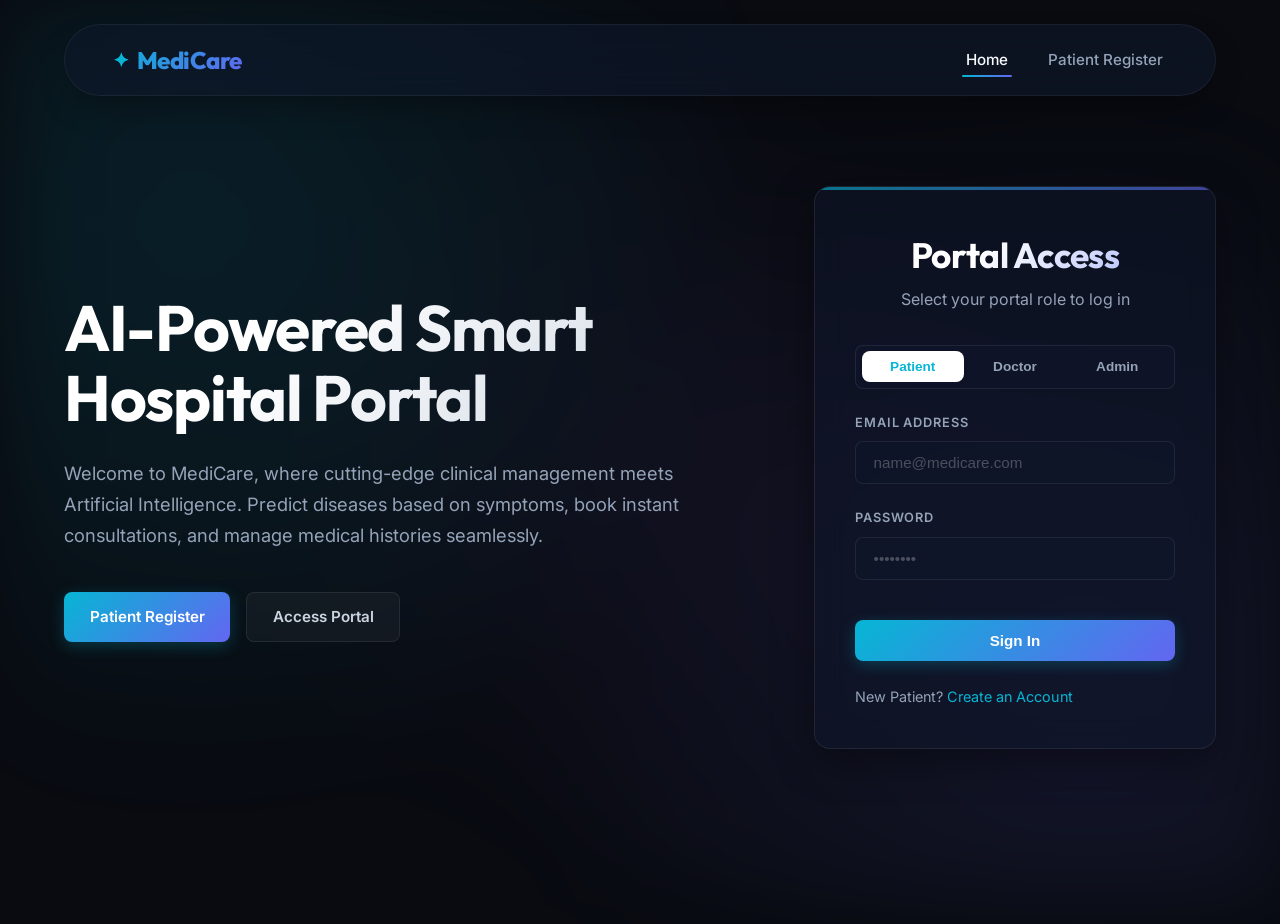
<file: frontend/index.html>
<!DOCTYPE html>
<html lang="en">
<head>
    <meta charset="UTF-8">
    <meta name="viewport" content="width=device-width, initial-scale=1.0">
    <title>MediCare — Smart Hospital Management System</title>
    <link rel="stylesheet" href="css/styles.css">
</head>
<body>
    <!-- Navbar -->
    <nav class="navbar">
        <div class="logo">MediCare</div>
        <ul class="nav-links">
            <li><a href="#" class="active">Home</a></li>
            <li><a href="register.html">Patient Register</a></li>
        </ul>
    </nav>

    <!-- Main Content -->
    <div class="container">
        <div class="hero-section">
            <div class="hero-text">
                <h1>AI-Powered Smart Hospital Portal</h1>
                <p>Welcome to MediCare, where cutting-edge clinical management meets Artificial Intelligence. Predict diseases based on symptoms, book instant consultations, and manage medical histories seamlessly.</p>
                <div style="display:flex; gap:1rem;">
                    <a href="register.html" class="btn btn-primary">Patient Register</a>
                    <a href="#login-anchor" class="btn btn-secondary">Access Portal</a>
                </div>
            </div>
            
            <div class="glass-card auth-card" id="login-anchor">
                <div class="auth-header">
                    <h2>Portal Access</h2>
                    <p style="color:var(--text-secondary); margin-top:0.25rem;">Select your portal role to log in</p>
                </div>
                
                <!-- Role Tabs -->
                <div style="display:flex; justify-content:space-between; margin-bottom:1.5rem; background:#cbd5e140; padding:0.25rem; border-radius:var(--radius-sm);">
                    <button class="btn btn-secondary" style="flex:1; border:none; padding:0.5rem; font-size:0.85rem;" id="tab-patient" onclick="switchRole('PATIENT')">Patient</button>
                    <button class="btn btn-secondary" style="flex:1; border:none; padding:0.5rem; font-size:0.85rem;" id="tab-doctor" onclick="switchRole('DOCTOR')">Doctor</button>
                    <button class="btn btn-secondary" style="flex:1; border:none; padding:0.5rem; font-size:0.85rem;" id="tab-admin" onclick="switchRole('ADMIN')">Admin</button>
                </div>

                <!-- Login Form -->
                <form id="login-form">
                    <input type="hidden" id="login-role" value="PATIENT">
                    
                    <div class="form-group">
                        <label for="login-email">Email Address</label>
                        <input type="email" id="login-email" class="form-control" placeholder="name@medicare.com" required autocomplete="email">
                    </div>
                    
                    <div class="form-group">
                        <label for="login-password">Password</label>
                        <input type="password" id="login-password" class="form-control" placeholder="••••••••" required autocomplete="current-password">
                    </div>
                    
                    <button type="submit" class="btn btn-primary" style="width:100%; margin-top:1rem;">Sign In</button>
                </form>
                
                <div class="auth-footer" id="signup-prompt">
                    New Patient? <a href="register.html">Create an Account</a>
                </div>
            </div>
        </div>
    </div>

    <!-- Scripts -->
    <script src="js/api.js"></script>
    <script src="js/auth.js"></script>
    <script>
        // Check if user is already logged in
        window.addEventListener('DOMContentLoaded', () => {
            const user = Auth.getUser();
            if (user) {
                Auth.redirectToDashboard(user.role);
            }
            switchRole('PATIENT');
        });

        // Tab Switching Logic
        function switchRole(role) {
            document.getElementById('login-role').value = role;
            
            // Remove active classes
            document.getElementById('tab-patient').style.background = 'transparent';
            document.getElementById('tab-doctor').style.background = 'transparent';
            document.getElementById('tab-admin').style.background = 'transparent';
            
            document.getElementById('tab-patient').style.color = 'var(--text-secondary)';
            document.getElementById('tab-doctor').style.color = 'var(--text-secondary)';
            document.getElementById('tab-admin').style.color = 'var(--text-secondary)';

            // Set active class
            const activeTab = document.getElementById(`tab-${role.toLowerCase()}`);
            activeTab.style.background = 'white';
            activeTab.style.color = 'var(--accent)';
            activeTab.style.boxShadow = '0 2px 4px rgba(0,0,0,0.05)';

            // Hide/Show Patient Registration prompt
            const prompt = document.getElementById('signup-prompt');
            if (role === 'PATIENT') {
                prompt.style.display = 'block';
            } else {
                prompt.style.display = 'none';
            }
        }

        // Handle Login Submission
        document.getElementById('login-form').addEventListener('submit', async (e) => {
            e.preventDefault();
            const email = document.getElementById('login-email').value;
            const password = document.getElementById('login-password').value;
            const role = document.getElementById('login-role').value;
            
            await Auth.login(email, password, role);
        });
    </script>
</body>
</html>
</file>
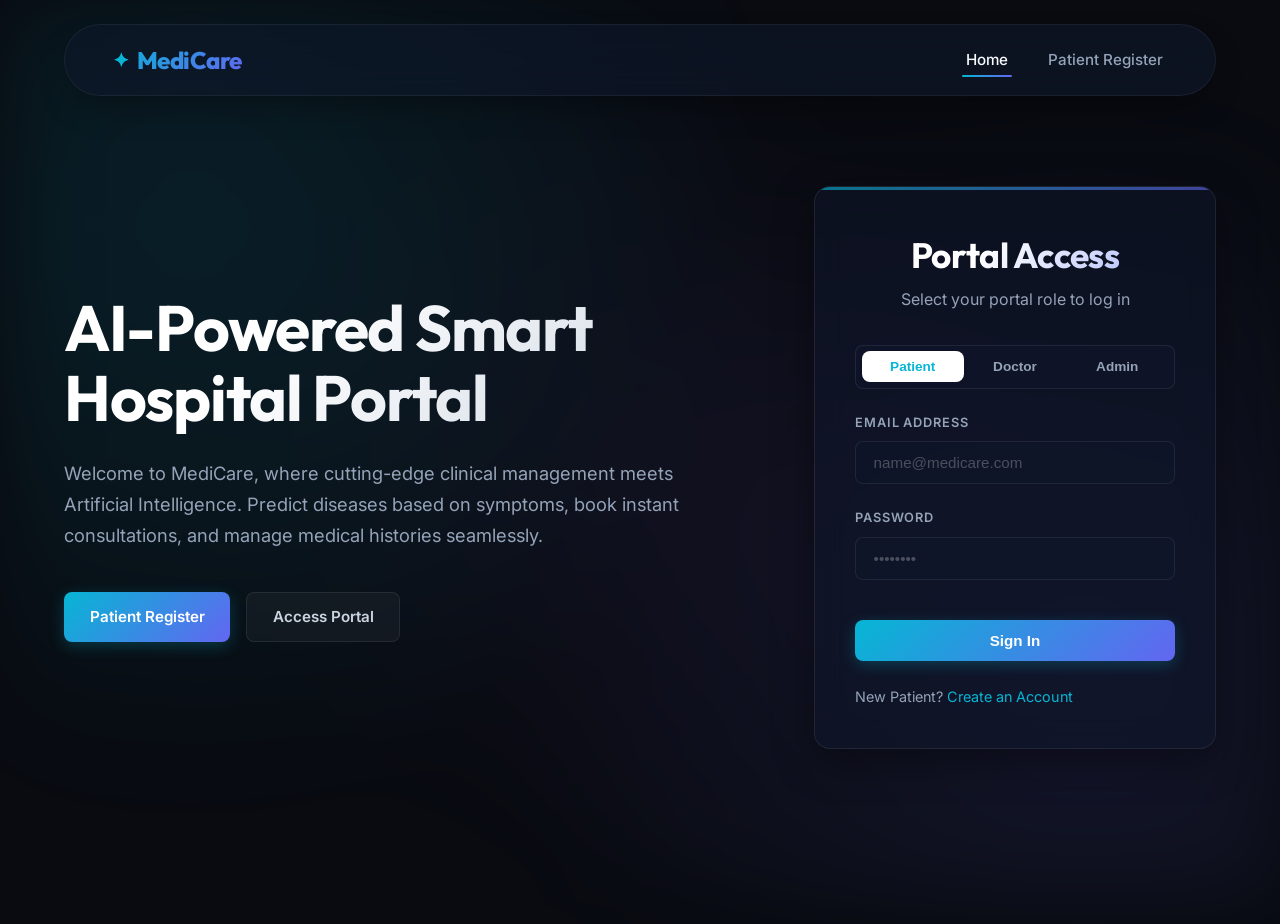
<file: frontend/admin-dashboard.html>
<!DOCTYPE html>
<html lang="en">
<head>
    <meta charset="UTF-8">
    <meta name="viewport" content="width=device-width, initial-scale=1.0">
    <title>Admin Dashboard — MediCare</title>
    <link rel="stylesheet" href="css/styles.css">
</head>
<body>
    <!-- Navbar -->
    <nav class="navbar">
        <div class="logo">MediCare Admin</div>
        <ul class="nav-links">
            <li><a href="#" class="active">Hospital Overview</a></li>
            <li><button class="btn btn-danger" style="padding: 0.5rem 1rem; font-size: 0.85rem;" onclick="Auth.logout()">Logout</button></li>
        </ul>
    </nav>

    <!-- Content -->
    <div class="container" style="text-align: left;">
        <h1 style="font-family:'Outfit'; font-size:2.2rem; color:var(--bg-primary); margin-bottom:2rem;">Hospital Administration Portal</h1>

        <!-- Stats Overview Cards -->
        <div class="dashboard-grid">
            <div class="stats-card">
                <h3>Total Patients</h3>
                <div class="counter" id="stat-patients">0</div>
                <p style="color:var(--text-secondary);">Registered accounts</p>
            </div>
            <div class="stats-card">
                <h3>Active Doctors</h3>
                <div class="counter" id="stat-doctors">0</div>
                <p style="color:var(--text-secondary);">On-duty specialists</p>
            </div>
            <div class="stats-card">
                <h3>Scheduled Appointments</h3>
                <div class="counter" id="stat-appointments">0</div>
                <p style="color:var(--text-secondary);">Total bookings log</p>
            </div>
        </div>

        <div style="display:grid; grid-template-columns: 1fr 1.5fr; gap:3rem; margin-top:4rem;">
            <!-- Register Doctor Form -->
            <div class="glass-card" style="padding:2rem; height:fit-content;">
                <h3 style="font-family:'Outfit'; margin-bottom:1.5rem; border-bottom: 2px solid var(--accent-light); padding-bottom:0.5rem;">Register New Doctor</h3>
                <form id="doc-register-form">
                    <div class="form-group">
                        <label for="doc-name">Doctor Name</label>
                        <input type="text" id="doc-name" class="form-control" placeholder="Dr. Jane Smith" required>
                    </div>

                    <div style="display:grid; grid-template-columns: 1.2fr 0.8fr; gap:1rem;">
                        <div class="form-group">
                            <label for="doc-spec">Specialization</label>
                            <select id="doc-spec" class="form-control" required>
                                <option value="">Select Dept</option>
                                <option value="Dermatologist">Dermatologist</option>
                                <option value="Allergist">Allergist</option>
                                <option value="Gastroenterologist">Gastroenterologist</option>
                                <option value="Infectious Disease Specialist">Infectious Disease Specialist</option>
                                <option value="Endocrinologist">Endocrinologist</option>
                                <option value="Pulmonologist">Pulmonologist</option>
                                <option value="Cardiologist">Cardiologist</option>
                                <option value="Neurologist">Neurologist</option>
                                <option value="Orthopedist">Orthopedist</option>
                                <option value="Pediatrician">Pediatrician</option>
                                <option value="Proctologist">Proctologist</option>
                                <option value="Vascular Surgeon">Vascular Surgeon</option>
                                <option value="Rheumatologist">Rheumatologist</option>
                                <option value="Urologist">Urologist</option>
                                <option value="General Physician">General Physician</option>
                            </select>
                        </div>
                        <div class="form-group">
                            <label for="doc-exp">Experience (Yrs)</label>
                            <input type="number" id="doc-exp" class="form-control" placeholder="8" min="0" required>
                        </div>
                    </div>

                    <div class="form-group">
                        <label for="doc-phone">Phone Number</label>
                        <input type="tel" id="doc-phone" class="form-control" placeholder="+1 (555) 123-4567" required>
                    </div>

                    <div class="form-group">
                        <label for="doc-email">Email Address</label>
                        <input type="email" id="doc-email" class="form-control" placeholder="smith@medicare.com" required>
                    </div>

                    <div class="form-group">
                        <label for="doc-password">Portal Password</label>
                        <input type="password" id="doc-password" class="form-control" placeholder="••••••••" required>
                    </div>

                    <div class="form-group">
                        <label>Available Slots (Comma-separated)</label>
                        <input type="text" id="doc-slots" class="form-control" value="09:00 AM, 10:00 AM, 11:00 AM, 02:00 PM, 03:00 PM" required>
                    </div>

                    <button type="submit" class="btn btn-primary" style="width:100%; margin-top:1rem;">Add Doctor Profile</button>
                </form>
            </div>

            <!-- Management Section -->
            <div>
                <!-- Hospital Consultations List -->
                <h3 style="font-family:'Outfit'; margin-bottom:1rem;">All Consultations</h3>
                <div class="table-wrapper" style="margin-top:0; max-height:350px; overflow-y:auto;">
                    <table class="med-table">
                        <thead>
                            <tr>
                                <th>ID</th>
                                <th>Patient</th>
                                <th>Doctor</th>
                                <th>Date & Slot</th>
                                <th>Status</th>
                            </tr>
                        </thead>
                        <tbody id="admin-appointments-list">
                            <!-- Loaded dynamically -->
                        </tbody>
                    </table>
                </div>

                <!-- Patients List -->
                <h3 style="font-family:'Outfit'; margin-bottom:1rem; margin-top:3rem;">Manage Patient Directory</h3>
                <div class="table-wrapper" style="margin-top:0; max-height:350px; overflow-y:auto;">
                    <table class="med-table">
                        <thead>
                            <tr>
                                <th>ID</th>
                                <th>Name</th>
                                <th>Email</th>
                                <th>Phone</th>
                                <th>Action</th>
                            </tr>
                        </thead>
                        <tbody id="admin-patients-list">
                            <!-- Loaded dynamically -->
                        </tbody>
                    </table>
                </div>
            </div>
        </div>
    </div>

    <!-- Scripts -->
    <script src="js/api.js"></script>
    <script src="js/auth.js"></script>
    <script>
        window.addEventListener('DOMContentLoaded', async () => {
            Auth.checkAuth('ROLE_ADMIN');
            await loadAdminStats();
            await loadAppointments();
            await loadPatientsList();
        });

        async function loadAdminStats() {
            try {
                const res = await API.get('/api/admin/stats');
                if (res.success && res.data) {
                    const stats = res.data;
                    document.getElementById('stat-patients').innerText = stats.totalPatients;
                    document.getElementById('stat-doctors').innerText = stats.totalDoctors;
                    document.getElementById('stat-appointments').innerText = stats.totalAppointments;
                }
            } catch (err) {
                console.error("Failed to load hospital metrics", err);
            }
        }

        async function loadAppointments() {
            const container = document.getElementById('admin-appointments-list');
            container.innerHTML = '<tr><td colspan="5">Loading...</td></tr>';
            try {
                const res = await API.get('/api/admin/appointments/all');
                if (res.success && res.data) {
                    const list = res.data;
                    if (list.length === 0) {
                        container.innerHTML = '<tr><td colspan="5">No appointments in system.</td></tr>';
                        return;
                    }
                    container.innerHTML = list.map(app => `
                        <tr>
                            <td>#${app.id}</td>
                            <td>${app.patient.name}</td>
                            <td>Dr. ${app.doctor.name}</td>
                            <td>${app.appointmentDate} (${app.timeSlot})</td>
                            <td><span class="badge badge-${app.status.toLowerCase()}">${app.status}</span></td>
                        </tr>
                    `).join('');
                }
            } catch (err) {
                container.innerHTML = '<tr><td colspan="5" style="color:var(--danger)">Error loading.</td></tr>';
            }
        }

        async function loadPatientsList() {
            const container = document.getElementById('admin-patients-list');
            container.innerHTML = '<tr><td colspan="5">Loading directory...</td></tr>';
            try {
                // To fetch all patients, let's call a general query or get stats/details.
                // In Spring Boot, we can fetch all patients. Since there's no direct "/api/patients/all" endpoint,
                // let's fetch individual patient records, or we can mock/fetch via stats or lookups.
                // Wait! Is there an endpoint for patient listing?
                // REST API ENDPOINTS has:
                // "DELETE /api/admin/patient/{id}"
                // Since there is no explicit GET /api/admin/patients endpoint in REST API ENDPOINTS, but patients exist in the appointments list,
                // we can collect patient lists from all appointments or from another fetch.
                // Wait, let's create a custom mapping if needed, or simply extract unique patients from all appointments to populate this table, or add a simple mapping.
                // An elegant solution: we can fetch all appointments, and extract unique patients from it to display in this list!
                // Yes! That works out-of-the-box and uses the available endpoints without modifying the REST API schema!
                const res = await API.get('/api/admin/appointments/all');
                if (res.success && res.data) {
                    const appointments = res.data;
                    const patientsMap = new Map();
                    appointments.forEach(app => {
                        if (app.patient) {
                            patientsMap.set(app.patient.id, app.patient);
                        }
                    });
                    
                    const patients = Array.from(patientsMap.values());
                    
                    if (patients.length === 0) {
                        container.innerHTML = '<tr><td colspan="5">No patient records found in current appointments.</td></tr>';
                        return;
                    }
                    
                    container.innerHTML = patients.map(p => `
                        <tr>
                            <td>#${p.id}</td>
                            <td>${p.name} (Age: ${p.age})</td>
                            <td>${p.email}</td>
                            <td>${p.phone}</td>
                            <td>
                                <button class="btn btn-danger" style="padding:0.3rem 0.6rem; font-size:0.8rem;" onclick="deletePatientRecord(${p.id})">Delete</button>
                            </td>
                        </tr>
                    `).join('');
                }
            } catch (err) {
                container.innerHTML = '<tr><td colspan="5" style="color:var(--danger)">Error loading patient registry.</td></tr>';
            }
        }

        async function deletePatientRecord(id) {
            if (!confirm('Are you sure you want to delete this patient account? All associated records will be lost.')) return;
            try {
                const res = await API.delete(`/api/admin/patient/${id}`);
                if (res.success) {
                    showToast('Patient account deleted successfully', 'success');
                    await loadAdminStats();
                    await loadAppointments();
                    await loadPatientsList();
                }
            } catch (err) {
                console.error("Failed to delete patient", err);
            }
        }

        // Register Doctor Submission
        document.getElementById('doc-register-form').addEventListener('submit', async (e) => {
            e.preventDefault();
            const name = document.getElementById('doc-name').value;
            const specialization = document.getElementById('doc-spec').value;
            const experience = parseInt(document.getElementById('doc-exp').value);
            const phone = document.getElementById('doc-phone').value;
            const email = document.getElementById('doc-email').value;
            const password = document.getElementById('doc-password').value;
            
            // Format slots array
            const slotsText = document.getElementById('doc-slots').value;
            const slotsArray = slotsText.split(',').map(s => s.trim());
            const availableSlots = JSON.stringify(slotsArray);

            try {
                const res = await API.post('/api/doctors/register', {
                    name,
                    specialization,
                    experience,
                    phone,
                    email,
                    password,
                    availableSlots
                });
                
                if (res.success) {
                    showToast('Doctor registered successfully!', 'success');
                    document.getElementById('doc-register-form').reset();
                    await loadAdminStats();
                }
            } catch (err) {
                console.error("Doctor registration failed", err);
            }
        });
    </script>
</body>
</html>
</file>
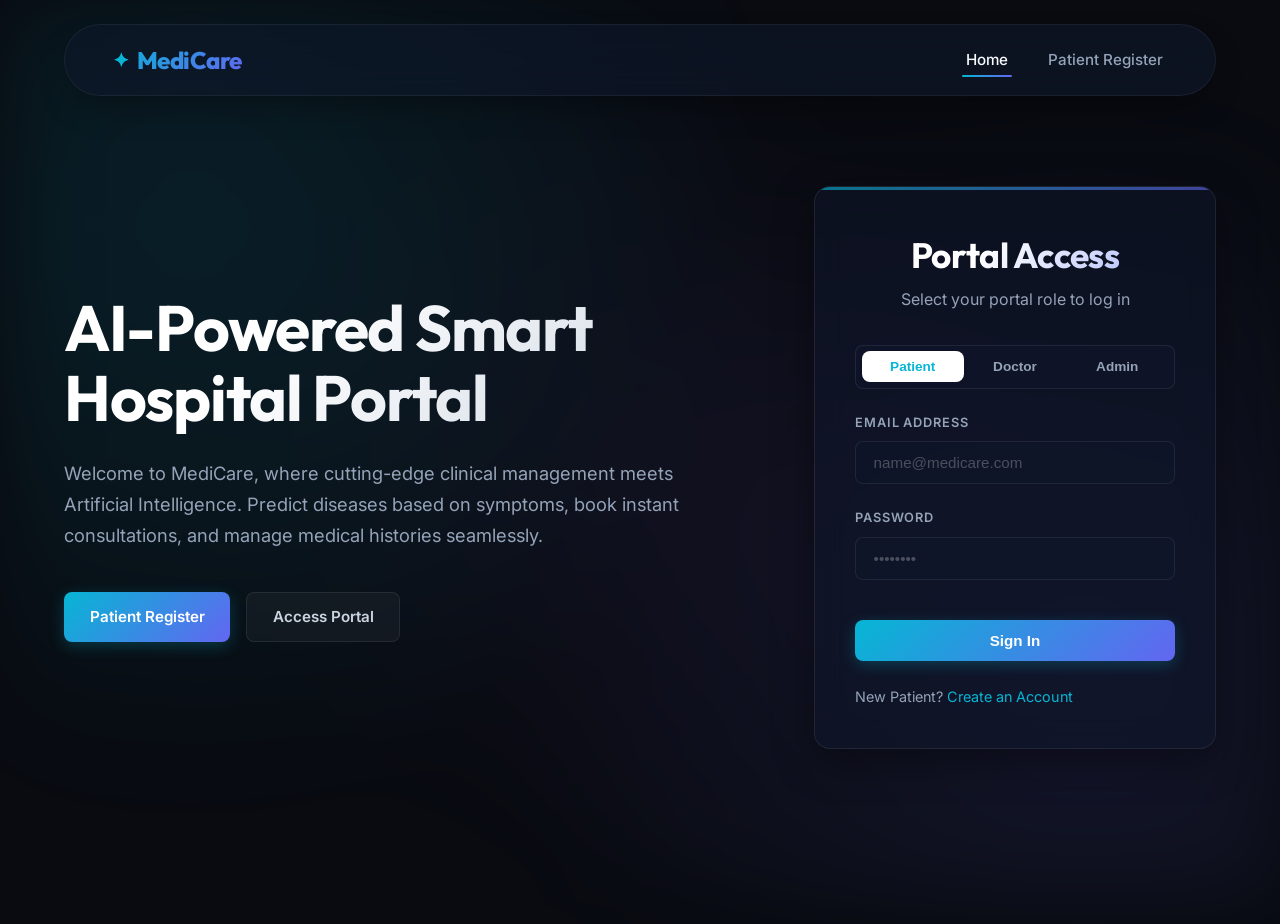
<file: frontend/book-appointment.html>
<!DOCTYPE html>
<html lang="en">
<head>
    <meta charset="UTF-8">
    <meta name="viewport" content="width=device-width, initial-scale=1.0">
    <title>Book Consultation — MediCare</title>
    <link rel="stylesheet" href="css/styles.css">
</head>
<body>
    <!-- Navbar -->
    <nav class="navbar">
        <div class="logo">MediCare</div>
        <ul class="nav-links">
            <li><a href="patient-dashboard.html">Dashboard</a></li>
            <li><a href="disease-predictor.html">AI Disease Predictor</a></li>
            <li><a href="#" class="active">Book Appointment</a></li>
            <li><a href="medical-history.html">Medical History</a></li>
            <li><button class="btn btn-danger" style="padding: 0.5rem 1rem; font-size: 0.85rem;" onclick="Auth.logout()">Logout</button></li>
        </ul>
    </nav>

    <!-- Content -->
    <div class="container" style="text-align: left; max-width: 800px;">
        <div class="glass-card" style="padding: 2.5rem;">
            <h2 style="font-family:'Outfit'; font-size:2rem; color:var(--bg-primary); margin-bottom:1.5rem; text-align: center;">Book a Consultation</h2>
            
            <form id="booking-form">
                <!-- Specialization Selection -->
                <div class="form-group">
                    <label for="book-spec">Filter Doctor By Specialization</label>
                    <select id="book-spec" class="form-control" onchange="loadDoctorsBySpec()">
                        <option value="">Select Specialization</option>
                        <option value="Dermatologist">Dermatologist</option>
                        <option value="Allergist">Allergist</option>
                        <option value="Gastroenterologist">Gastroenterologist</option>
                        <option value="Infectious Disease Specialist">Infectious Disease Specialist</option>
                        <option value="Endocrinologist">Endocrinologist</option>
                        <option value="Pulmonologist">Pulmonologist</option>
                        <option value="Cardiologist">Cardiologist</option>
                        <option value="Neurologist">Neurologist</option>
                        <option value="Orthopedist">Orthopedist</option>
                        <option value="Pediatrician">Pediatrician</option>
                        <option value="Proctologist">Proctologist</option>
                        <option value="Vascular Surgeon">Vascular Surgeon</option>
                        <option value="Rheumatologist">Rheumatologist</option>
                        <option value="Urologist">Urologist</option>
                        <option value="General Physician">General Physician</option>
                    </select>
                </div>

                <!-- Doctor Selection -->
                <div class="form-group" id="doctor-group" style="display:none;">
                    <label for="book-doctor">Choose Doctor</label>
                    <select id="book-doctor" class="form-control" onchange="onDoctorSelected()"></select>
                </div>

                <!-- Doctor Details Display -->
                <div id="doctor-details-box" style="display:none; margin: 1rem 0; padding: 1rem; border-radius: var(--radius-sm); background-color: var(--accent-light); color: var(--accent-hover); font-size: 0.9rem;">
                    <p id="doc-exp-info"></p>
                    <p id="doc-rating-info"></p>
                </div>

                <!-- Date Selection -->
                <div class="form-group" id="date-group" style="display:none;">
                    <label for="book-date">Choose Date</label>
                    <input type="date" id="book-date" class="form-control" required onchange="loadAvailableSlots()">
                </div>

                <!-- Time Slot Grid Selection -->
                <div class="form-group" id="slot-group" style="display:none;">
                    <label>Choose Available Time Slot</label>
                    <div class="slots-container" id="slots-list-box"></div>
                    <input type="hidden" id="book-slot-value" required>
                </div>

                <!-- Symptoms and Notes -->
                <div class="form-group">
                    <label for="book-symptoms">Symptom Description</label>
                    <textarea id="book-symptoms" class="form-control" placeholder="Briefly describe what symptoms you are experiencing..." rows="3"></textarea>
                </div>

                <div class="form-group">
                    <label for="book-notes">Additional Notes</label>
                    <textarea id="book-notes" class="form-control" placeholder="Any previous treatment, chronic disease, or requests..." rows="2"></textarea>
                </div>

                <button type="submit" class="btn btn-primary" style="width:100%; margin-top:1.5rem; display:none;" id="book-submit-btn">Schedule Consultation</button>
            </form>
        </div>
    </div>

    <!-- Scripts -->
    <script src="js/api.js"></script>
    <script src="js/auth.js"></script>
    <script src="js/appointments.js"></script>
    <script>
        let currentUser = null;
        let selectedDocIdFromQuery = null;

        window.addEventListener('DOMContentLoaded', async () => {
            Auth.checkAuth('ROLE_PATIENT');
            currentUser = Auth.getUser();

            // Set minimum date constraint to today
            const today = new Date().toISOString().split('T')[0];
            document.getElementById('book-date').min = today;

            // Check if redirecting from predictor recommending a specific doctor ID
            const params = new URLSearchParams(window.location.search);
            selectedDocIdFromQuery = params.get('docId');
            if (selectedDocIdFromQuery) {
                await loadDoctorDetailsDirectly(selectedDocIdFromQuery);
            }
        });

        async function loadDoctorsBySpec() {
            const spec = document.getElementById('book-spec').value;
            const docGroup = document.getElementById('doctor-group');
            const docSelect = document.getElementById('book-doctor');

            docGroup.style.display = 'none';
            document.getElementById('doctor-details-box').style.display = 'none';
            document.getElementById('date-group').style.display = 'none';
            document.getElementById('slot-group').style.display = 'none';
            document.getElementById('book-submit-btn').style.display = 'none';

            if (!spec) return;

            try {
                const res = await API.get(`/api/doctors/${spec}`);
                if (res.success && res.data) {
                    const doctors = res.data;
                    if (doctors.length === 0) {
                        showToast(`No doctors available in ${spec}`, 'warning');
                        return;
                    }
                    docSelect.innerHTML = '<option value="">Choose a Doctor</option>' + 
                        doctors.map(d => `<option value="${d.id}" data-exp="${d.experience}" data-rating="${d.rating}">Dr. ${d.name} (${d.experience} yrs exp)</option>`).join('');
                    
                    docGroup.style.display = 'block';
                }
            } catch (err) {
                console.error("Failed to load doctors", err);
            }
        }

        async function loadDoctorDetailsDirectly(docId) {
            try {
                const res = await API.get('/api/doctors/all');
                if (res.success && res.data) {
                    const doctor = res.data.find(d => d.id == docId);
                    if (doctor) {
                        // Fill specialization
                        document.getElementById('book-spec').value = doctor.specialization;
                        
                        // Populate doctor dropdown
                        const docSelect = document.getElementById('book-doctor');
                        docSelect.innerHTML = `<option value="${doctor.id}" selected>Dr. ${doctor.name}</option>`;
                        document.getElementById('doctor-group').style.display = 'block';

                        // Show stats box
                        onDoctorSelected(doctor.experience, doctor.rating);

                        // Show date selector
                        document.getElementById('date-group').style.display = 'block';
                    }
                }
            } catch (err) {
                console.error("Failed to load direct doctor details", err);
            }
        }

        function onDoctorSelected(exp, rtg) {
            const select = document.getElementById('book-doctor');
            const selectedOpt = select.options[select.selectedIndex];
            
            const experience = exp || selectedOpt.getAttribute('data-exp');
            const rating = rtg || selectedOpt.getAttribute('data-rating');

            if (!select.value) {
                document.getElementById('doctor-details-box').style.display = 'none';
                document.getElementById('date-group').style.display = 'none';
                document.getElementById('slot-group').style.display = 'none';
                document.getElementById('book-submit-btn').style.display = 'none';
                return;
            }

            document.getElementById('doc-exp-info').innerText = `Experience: ${experience} Years`;
            document.getElementById('doc-rating-info').innerText = `Rating: ★ ${parseFloat(rating).toFixed(1)}`;
            document.getElementById('doctor-details-box').style.display = 'block';
            
            document.getElementById('date-group').style.display = 'block';
            document.getElementById('book-date').value = '';
            document.getElementById('slot-group').style.display = 'none';
            document.getElementById('book-submit-btn').style.display = 'none';
        }

        async function loadAvailableSlots() {
            const docId = document.getElementById('book-doctor').value;
            const dateVal = document.getElementById('book-date').value;
            
            const slotGroup = document.getElementById('slot-group');
            const submitBtn = document.getElementById('book-submit-btn');
            const container = document.getElementById('slots-list-box');

            slotGroup.style.display = 'none';
            submitBtn.style.display = 'none';
            document.getElementById('book-slot-value').value = '';

            if (!docId || !dateVal) return;

            container.innerHTML = '<p>Loading available slots...</p>';
            slotGroup.style.display = 'block';

            try {
                const res = await API.get(`/api/doctors/${docId}/slots`);
                if (res.success && res.data) {
                    const slots = JSON.parse(res.data);
                    
                    if (slots.length === 0) {
                        container.innerHTML = '<p style="color:var(--danger)">No slots configured for this doctor.</p>';
                        return;
                    }

                    container.innerHTML = slots.map(slot => `
                        <button type="button" class="slot-btn" onclick="selectSlot(this, '${slot}')">${slot}</button>
                    `).join('');
                }
            } catch (err) {
                container.innerHTML = '<p style="color:var(--danger)">Error fetching available slots.</p>';
            }
        }

        function selectSlot(btn, slot) {
            const buttons = document.getElementById('slots-list-box').querySelectorAll('.slot-btn');
            buttons.forEach(b => b.classList.remove('selected'));
            btn.classList.add('selected');
            
            document.getElementById('book-slot-value').value = slot;
            document.getElementById('book-submit-btn').style.display = 'inline-flex';
        }

        document.getElementById('booking-form').addEventListener('submit', async (e) => {
            e.preventDefault();
            const doctorId = document.getElementById('book-doctor').value;
            const date = document.getElementById('book-date').value;
            const slot = document.getElementById('book-slot-value').value;
            const symptoms = document.getElementById('book-symptoms').value;
            const notes = document.getElementById('book-notes').value;

            if (!slot) {
                showToast('Please select a time slot.', 'warning');
                return;
            }

            await Appointments.book(currentUser.id, doctorId, date, slot, symptoms, notes);
        });
    </script>
</body>
</html>
</file>
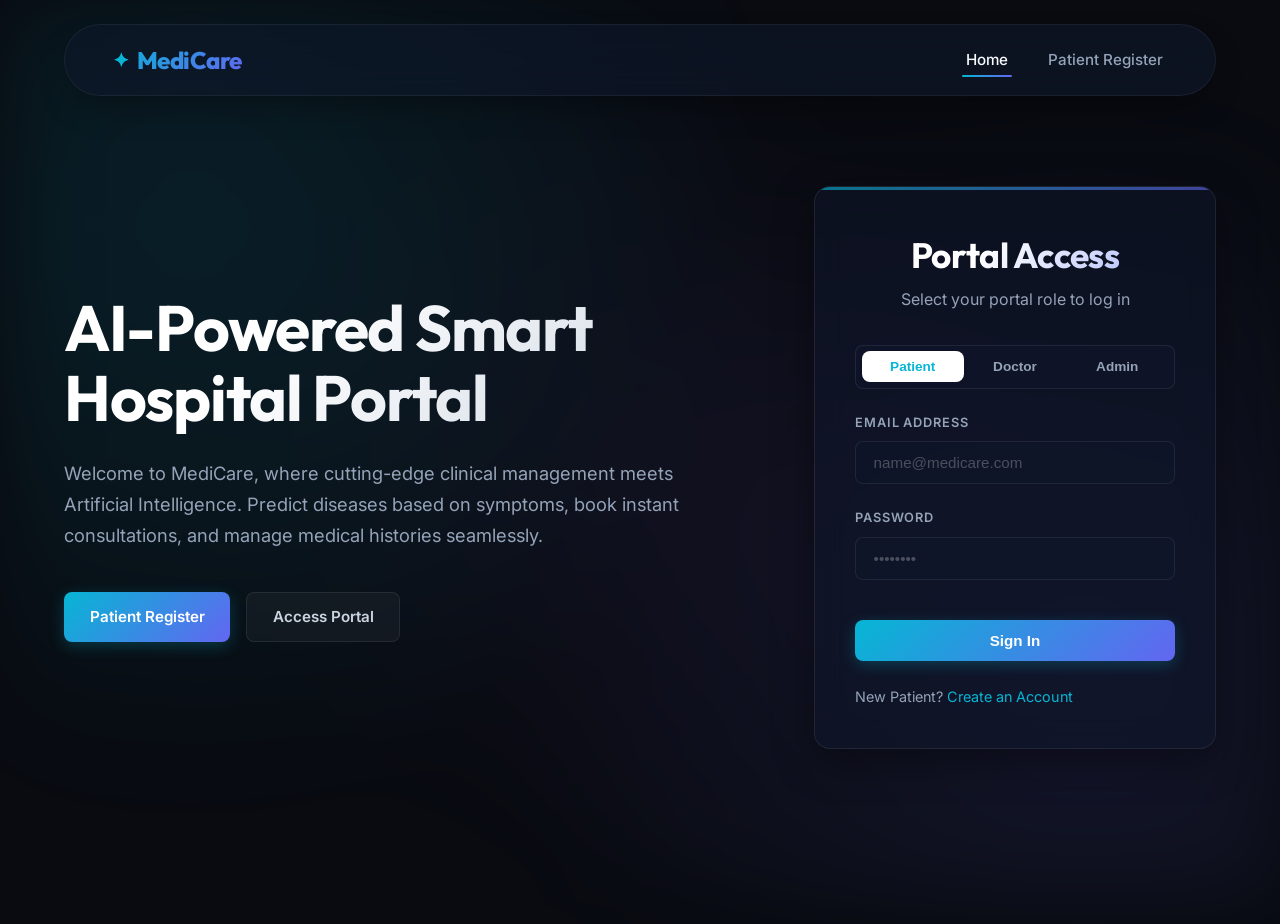
<file: frontend/disease-predictor.html>
<!DOCTYPE html>
<html lang="en">
<head>
    <meta charset="UTF-8">
    <meta name="viewport" content="width=device-width, initial-scale=1.0">
    <title>AI Disease Predictor — MediCare</title>
    <link rel="stylesheet" href="css/styles.css">
</head>
<body>
    <!-- Navbar -->
    <nav class="navbar">
        <div class="logo">MediCare</div>
        <ul class="nav-links">
            <li><a href="patient-dashboard.html">Dashboard</a></li>
            <li><a href="#" class="active">AI Disease Predictor</a></li>
            <li><a href="book-appointment.html">Book Appointment</a></li>
            <li><a href="medical-history.html">Medical History</a></li>
            <li><button class="btn btn-danger" style="padding: 0.5rem 1rem; font-size: 0.85rem;" onclick="Auth.logout()">Logout</button></li>
        </ul>
    </nav>

    <!-- Content -->
    <div class="container" style="text-align: left; max-width: 900px;">
        <h2 style="font-family:'Outfit'; font-size:2.2rem; color:var(--bg-primary); margin-bottom:0.5rem;">AI-Powered Disease Predictor</h2>
        <p style="color:var(--text-secondary); margin-bottom:2rem;">Select your active symptoms from the chips below. Our Random Forest machine learning model will match them against standard clinical distributions to identify potential diseases and suggest medical specialties.</p>

        <!-- Symptom Selector Card -->
        <div class="glass-card" style="padding:2.5rem; margin-bottom:2.5rem;">
            <h3 style="font-family:'Outfit'; margin-bottom:1rem; font-size:1.25rem;">Select Your Symptoms (Select Multiple)</h3>
            
            <div class="symptoms-container" id="symptoms-box-container">
                <!-- Loaded dynamically by predictor.js -->
            </div>
            
            <div style="display:flex; justify-content:space-between; align-items:center; margin-top:2rem;">
                <button class="btn btn-secondary" onclick="clearSymptomSelections()">Clear All</button>
                <button class="btn btn-primary" onclick="Predictor.predict('prediction-results-card', 'recommended-doctors-box')">Analyze Symptoms</button>
            </div>
        </div>

        <!-- Prediction Result Container -->
        <div class="result-card" id="prediction-results-card" style="display:none; padding:2rem;">
            <!-- Loaded dynamically by predictor.js -->
        </div>

        <!-- Recommended Doctor List Box -->
        <div id="recommended-doctors-box" style="margin-top:2rem;">
            <!-- Loaded dynamically by predictor.js -->
        </div>
    </div>

    <!-- Scripts -->
    <script src="js/api.js"></script>
    <script src="js/auth.js"></script>
    <script src="js/predictor.js"></script>
    <script>
        window.addEventListener('DOMContentLoaded', () => {
            Auth.checkAuth('ROLE_PATIENT');
            Predictor.renderChips('symptoms-box-container');
        });

        function clearSymptomSelections() {
            Predictor.selectedSymptoms = [];
            const chips = document.getElementById('symptoms-box-container').querySelectorAll('.symptom-chip');
            chips.forEach(c => c.classList.remove('selected'));
            
            document.getElementById('prediction-results-card').style.display = 'none';
            document.getElementById('recommended-doctors-box').innerHTML = '';
        }

        // Action when booking recommended doctor
        function redirectToBooking(docId) {
            window.location.href = `book-appointment.html?docId=${docId}`;
        }
    </script>
</body>
</html>
</file>
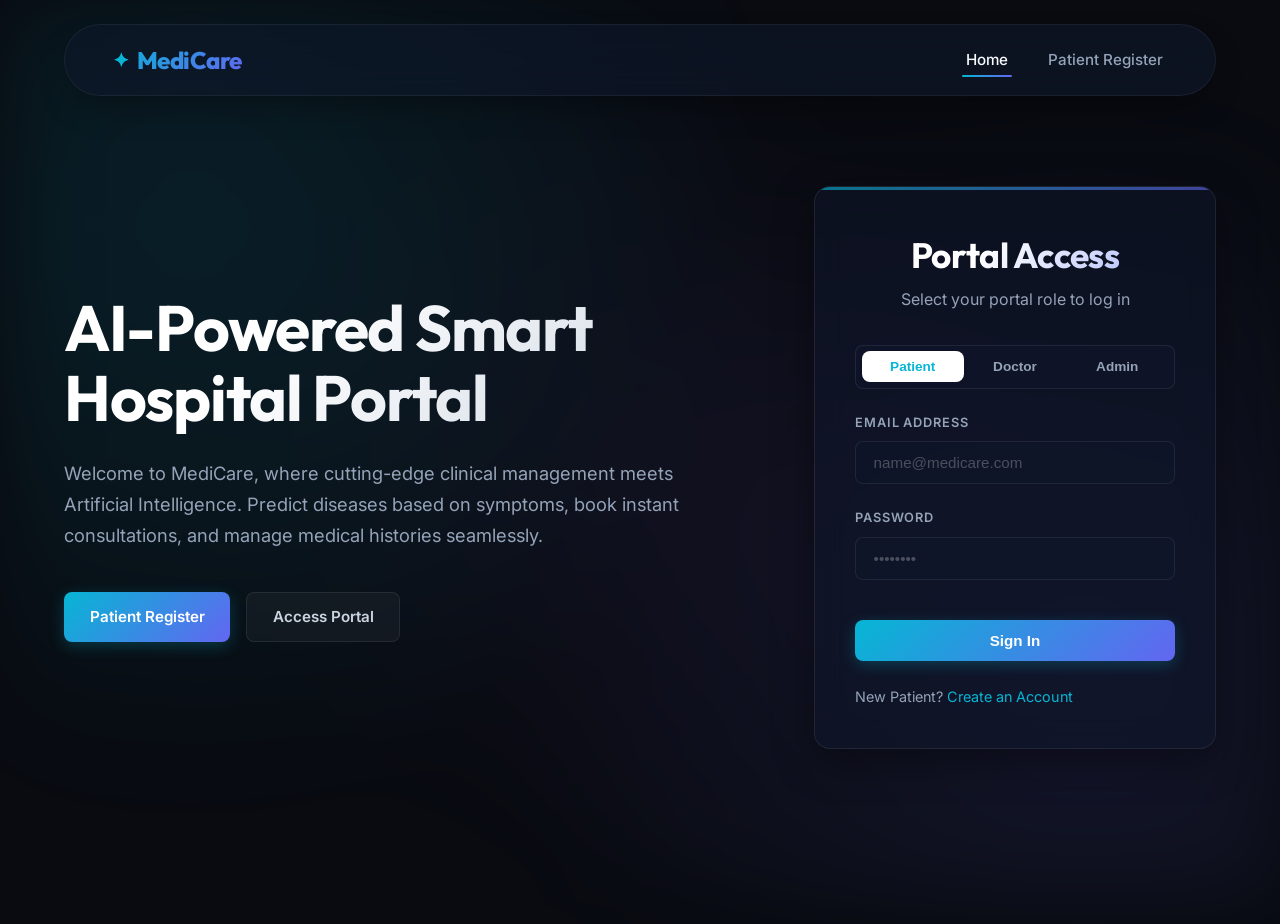
<file: frontend/doctor-dashboard.html>
<!DOCTYPE html>
<html lang="en">
<head>
    <meta charset="UTF-8">
    <meta name="viewport" content="width=device-width, initial-scale=1.0">
    <title>Doctor Dashboard — MediCare</title>
    <link rel="stylesheet" href="css/styles.css">
</head>
<body>
    <!-- Navbar -->
    <nav class="navbar">
        <div class="logo">MediCare Doctor Portal</div>
        <ul class="nav-links">
            <li><a href="#" class="active">Consultations</a></li>
            <li><button class="btn btn-danger" style="padding: 0.5rem 1rem; font-size: 0.85rem;" onclick="Auth.logout()">Logout</button></li>
        </ul>
    </nav>

    <!-- Content -->
    <div class="container" style="text-align: left;">
        <div style="display:flex; justify-content:space-between; align-items:center; margin-bottom:2rem;">
            <div>
                <h1 style="font-family:'Outfit'; font-size:2.2rem; color:var(--bg-primary);">Dr. <span id="doctor-display-name">Specialist</span></h1>
                <p style="color:var(--text-secondary);">Here is your schedule for patient consultations and diagnosis filings.</p>
            </div>
        </div>

        <!-- Stat Cards -->
        <div class="dashboard-grid">
            <div class="stats-card">
                <h3>Doctor Profile</h3>
                <div class="counter" id="doctor-spec" style="font-size:1.6rem; margin: 1rem 0;">Specialization</div>
                <p style="color:var(--text-secondary);" id="doctor-email">doctor@medicare.com</p>
            </div>
            <div class="stats-card">
                <h3>Assigned Consultations</h3>
                <div class="counter" id="consultations-count">0</div>
                <p style="color:var(--text-secondary);">Total appointments scheduled</p>
            </div>
            <div class="stats-card">
                <h3>Doctor Rating</h3>
                <div class="counter" id="doctor-rating">5.0</div>
                <p style="color:var(--text-secondary);">Patient reviews average</p>
            </div>
        </div>

        <!-- Appointment Logs Table -->
        <div style="margin-top:3rem;">
            <h2 style="font-family:'Outfit'; color:var(--bg-primary); margin-bottom:1rem;">Your Consultation Schedule</h2>
            <div class="table-wrapper">
                <table class="med-table">
                    <thead>
                        <tr>
                            <th>Appt ID</th>
                            <th>Patient Name</th>
                            <th>Date</th>
                            <th>Time Slot</th>
                            <th>Status</th>
                            <th>Actions</th>
                        </tr>
                    </thead>
                    <tbody id="doctor-appointments-list">
                        <!-- Loaded dynamically -->
                    </tbody>
                </table>
            </div>
        </div>
    </div>

    <!-- Complete Session Modal -->
    <div class="modal" id="complete-modal">
        <div class="modal-content">
            <div class="modal-header">
                <h3 style="font-family:'Outfit';">Complete Consultation & File Record</h3>
                <button onclick="closeCompleteModal()" style="background:none; border:none; font-size:1.5rem; cursor:pointer;">&times;</button>
            </div>
            <form id="complete-form">
                <input type="hidden" id="complete-app-id">
                <input type="hidden" id="complete-patient-id">
                
                <div class="form-group">
                    <label for="record-diagnosis">Diagnosis</label>
                    <textarea id="record-diagnosis" class="form-control" placeholder="Describe patient symptoms and final diagnosis..." rows="3" required></textarea>
                </div>
                
                <div class="form-group">
                    <label for="record-prescription">Prescription</label>
                    <textarea id="record-prescription" class="form-control" placeholder="List medications, dosage, and intake timings..." rows="3" required></textarea>
                </div>

                <div class="form-group">
                    <label for="record-lab">Lab Reports Required (Optional)</label>
                    <input type="text" id="record-lab" class="form-control" placeholder="e.g. Complete Blood Count, Chest X-Ray">
                </div>
                
                <div class="modal-footer">
                    <button type="button" class="btn btn-secondary" onclick="closeCompleteModal()">Cancel</button>
                    <button type="submit" class="btn btn-primary">File Record & Complete</button>
                </div>
            </form>
        </div>
    </div>

    <!-- Scripts -->
    <script src="js/api.js"></script>
    <script src="js/auth.js"></script>
    <script src="js/appointments.js"></script>
    <script>
        let currentDoctor = null;

        window.addEventListener('DOMContentLoaded', async () => {
            Auth.checkAuth('ROLE_DOCTOR');
            currentDoctor = Auth.getUser();
            
            // Fill labels
            document.getElementById('doctor-display-name').innerText = currentDoctor.name;
            document.getElementById('doctor-email').innerText = currentDoctor.email;

            // Fetch details to fill specialization and rating
            await loadDoctorProfile();
            await loadAppointmentsList();
        });

        async function loadDoctorProfile() {
            try {
                const res = await API.get('/api/doctors/all');
                if (res.success && res.data) {
                    const docDetails = res.data.find(d => d.email === currentDoctor.email);
                    if (docDetails) {
                        document.getElementById('doctor-spec').innerText = docDetails.specialization;
                        document.getElementById('doctor-rating').innerText = docDetails.rating ? docDetails.rating.toFixed(1) : '5.0';
                    }
                }
            } catch(e) {
                console.error("Failed to load doctor profile details", e);
            }
        }

        async function loadAppointmentsList() {
            if (!currentDoctor) return;
            await Appointments.loadDoctorAppointments(currentDoctor.id, 'doctor-appointments-list');
            
            const rows = document.getElementById('doctor-appointments-list').getElementsByTagName('tr');
            let count = rows.length;
            if (rows.length > 0 && rows[0].cells.length === 1) {
                count = 0;
            }
            document.getElementById('consultations-count').innerText = count;
        }

        // Complete Modal Actions
        function openCompleteModal(appId, patientId) {
            document.getElementById('complete-app-id').value = appId;
            document.getElementById('complete-patient-id').value = patientId;
            
            document.getElementById('record-diagnosis').value = '';
            document.getElementById('record-prescription').value = '';
            document.getElementById('record-lab').value = '';
            
            document.getElementById('complete-modal').classList.add('show');
        }

        function closeCompleteModal() {
            document.getElementById('complete-modal').classList.remove('show');
        }

        document.getElementById('complete-form').addEventListener('submit', async (e) => {
            e.preventDefault();
            const appId = document.getElementById('complete-app-id').value;
            const patientId = document.getElementById('complete-patient-id').value;
            const diagnosis = document.getElementById('record-diagnosis').value;
            const prescription = document.getElementById('record-prescription').value;
            const lab = document.getElementById('record-lab').value;

            await Appointments.complete(appId, patientId, currentDoctor.id, diagnosis, prescription, lab, () => {
                closeCompleteModal();
                loadAppointmentsList();
            });
        });
        
        async function confirmAppointment(appId) {
            await Appointments.confirm(appId, () => loadAppointmentsList());
        }
    </script>
</body>
</html>
</file>
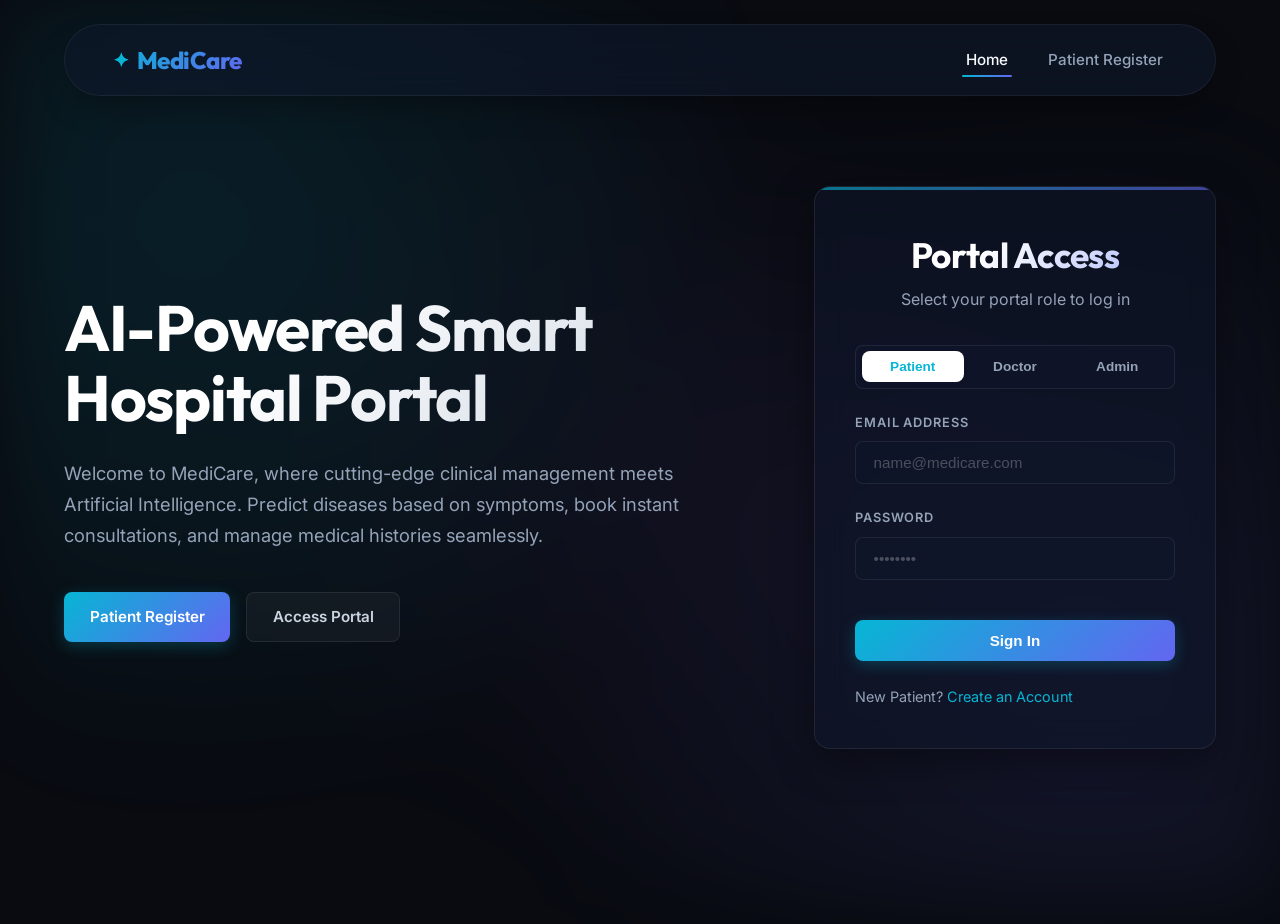
<file: frontend/medical-history.html>
<!DOCTYPE html>
<html lang="en">
<head>
    <meta charset="UTF-8">
    <meta name="viewport" content="width=device-width, initial-scale=1.0">
    <title>Medical History — MediCare</title>
    <link rel="stylesheet" href="css/styles.css">
</head>
<body>
    <!-- Navbar -->
    <nav class="navbar">
        <div class="logo">MediCare</div>
        <ul class="nav-links">
            <li><a href="patient-dashboard.html">Dashboard</a></li>
            <li><a href="disease-predictor.html">AI Disease Predictor</a></li>
            <li><a href="book-appointment.html">Book Appointment</a></li>
            <li><a href="#" class="active">Medical History</a></li>
            <li><button class="btn btn-danger" style="padding: 0.5rem 1rem; font-size: 0.85rem;" onclick="Auth.logout()">Logout</button></li>
        </ul>
    </nav>

    <!-- Content -->
    <div class="container" style="text-align: left;">
        <h2 style="font-family:'Outfit'; font-size:2.2rem; color:var(--bg-primary); margin-bottom:0.5rem;">Your Medical History</h2>
        <p style="color:var(--text-secondary); margin-bottom:2.5rem;">A secure, persistent ledger of all your consultations, diagnoses, and prescriptions written by MediCare doctors.</p>

        <!-- Medical History Table -->
        <div class="table-wrapper">
            <table class="med-table">
                <thead>
                    <tr>
                        <th>Record ID</th>
                        <th>Visit Date</th>
                        <th>Consulted Doctor</th>
                        <th>Diagnosis Summary</th>
                        <th>Prescribed Medications</th>
                        <th>Lab Reports Ordered</th>
                    </tr>
                </thead>
                <tbody id="medical-records-list">
                    <!-- Loaded dynamically -->
                </tbody>
            </table>
        </div>
    </div>

    <!-- Scripts -->
    <script src="js/api.js"></script>
    <script src="js/auth.js"></script>
    <script>
        window.addEventListener('DOMContentLoaded', async () => {
            Auth.checkAuth('ROLE_PATIENT');
            const currentUser = Auth.getUser();
            if (currentUser) {
                await loadMedicalRecords(currentUser.id);
            }
        });

        async function loadMedicalRecords(patientId) {
            const container = document.getElementById('medical-records-list');
            container.innerHTML = '<tr><td colspan="6">Loading medical files...</td></tr>';

            try {
                const res = await API.get(`/api/medical-records/${patientId}`);
                if (res.success && res.data) {
                    const records = res.data;
                    if (records.length === 0) {
                        container.innerHTML = '<tr><td colspan="6">No medical history entries found.</td></tr>';
                        return;
                    }

                    container.innerHTML = records.map(rec => `
                        <tr>
                            <td>#REC-${rec.id}</td>
                            <td><strong>${rec.visitDate}</strong></td>
                            <td>Dr. ${rec.doctor.name} (${rec.doctor.specialization})</td>
                            <td>${rec.diagnosis}</td>
                            <td><span style="font-family:monospace; font-size:0.9rem; white-space:pre-line;">${rec.prescription}</span></td>
                            <td>${rec.labReports ? rec.labReports : 'None'}</td>
                        </tr>
                    `).join('');
                }
            } catch (err) {
                container.innerHTML = '<tr><td colspan="6" style="color:var(--danger)">Error loading your medical record logs.</td></tr>';
            }
        }
    </script>
</body>
</html>
</file>
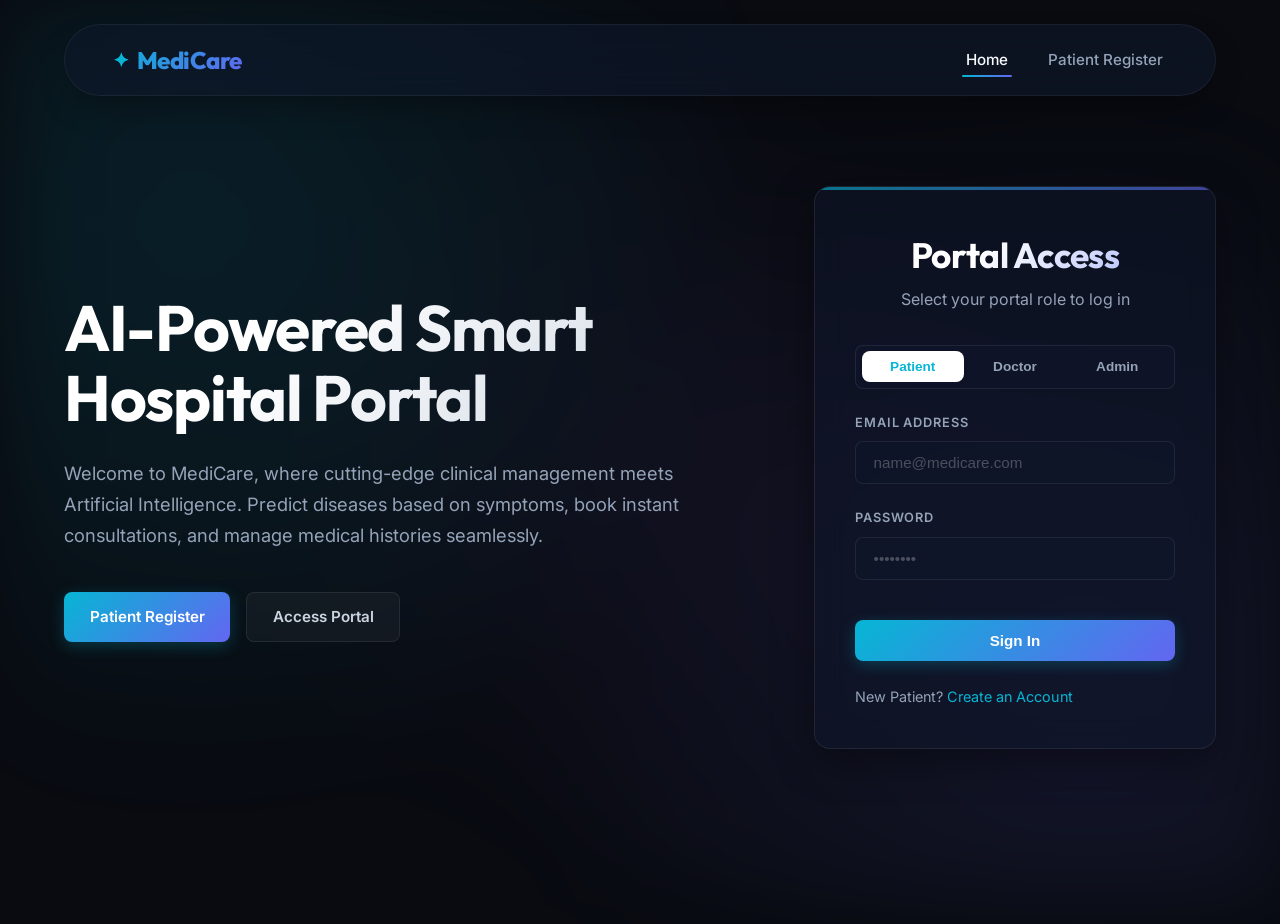
<file: frontend/patient-dashboard.html>
<!DOCTYPE html>
<html lang="en">
<head>
    <meta charset="UTF-8">
    <meta name="viewport" content="width=device-width, initial-scale=1.0">
    <title>Patient Dashboard — MediCare</title>
    <link rel="stylesheet" href="css/styles.css">
</head>
<body>
    <!-- Navbar -->
    <nav class="navbar">
        <div class="logo">MediCare Portal</div>
        <ul class="nav-links">
            <li><a href="#" class="active">Dashboard</a></li>
            <li><a href="disease-predictor.html">AI Disease Predictor</a></li>
            <li><a href="book-appointment.html">Book Appointment</a></li>
            <li><a href="medical-history.html">Medical History</a></li>
            <li><button class="btn btn-danger" style="padding: 0.5rem 1rem; font-size: 0.85rem;" onclick="Auth.logout()">Logout</button></li>
        </ul>
    </nav>

    <!-- Content -->
    <div class="container" style="text-align: left;">
        <div style="display:flex; justify-content:space-between; align-items:center; margin-bottom:2rem;">
            <div>
                <h1 style="font-family:'Outfit'; font-size:2.2rem; color:var(--bg-primary);">Hello, <span id="user-display-name">Patient</span></h1>
                <p style="color:var(--text-secondary);">Manage your health consultations and checkups here.</p>
            </div>
            <div style="display:flex; gap:1rem;">
                <a href="disease-predictor.html" class="btn btn-primary">Start AI Prediction</a>
                <a href="book-appointment.html" class="btn btn-secondary">New Appointment</a>
            </div>
        </div>

        <!-- Panel Stats Grid -->
        <div class="dashboard-grid">
            <div class="stats-card">
                <h3>Welcome</h3>
                <div class="counter" id="user-role-lbl" style="font-size:1.8rem; margin: 1rem 0;">Patient</div>
                <p style="color:var(--text-secondary);" id="user-email-lbl">patient@medicare.com</p>
            </div>
            <div class="stats-card">
                <h3>Appointments</h3>
                <div class="counter" id="appointments-count">0</div>
                <p style="color:var(--text-secondary);">Total scheduled slots</p>
            </div>
            <div class="stats-card">
                <h3>Medical Files</h3>
                <div class="counter" id="records-count">0</div>
                <p style="color:var(--text-secondary);"><a href="medical-history.html" style="color:inherit; text-decoration:underline;">View historical entries</a></p>
            </div>
        </div>

        <!-- Appointment Logs Table -->
        <div style="margin-top:3rem;">
            <h2 style="font-family:'Outfit'; color:var(--bg-primary); margin-bottom:1rem;">Your Appointments</h2>
            <div class="table-wrapper">
                <table class="med-table">
                    <thead>
                        <tr>
                            <th>Appt ID</th>
                            <th>Doctor & Dept</th>
                            <th>Date</th>
                            <th>Time Slot</th>
                            <th>Status</th>
                            <th>Actions</th>
                        </tr>
                    </thead>
                    <tbody id="patient-appointments-list">
                        <!-- Loaded dynamically -->
                    </tbody>
                </table>
            </div>
        </div>
    </div>

    <!-- Reschedule Modal -->
    <div class="modal" id="reschedule-modal">
        <div class="modal-content">
            <div class="modal-header">
                <h3 style="font-family:'Outfit';">Reschedule Appointment</h3>
                <button onclick="closeRescheduleModal()" style="background:none; border:none; font-size:1.5rem; cursor:pointer;">&times;</button>
            </div>
            <form id="reschedule-form">
                <input type="hidden" id="reschedule-app-id">
                
                <div class="form-group">
                    <label for="reschedule-date">Select Date</label>
                    <input type="date" id="reschedule-date" class="form-control" required onchange="loadRescheduleSlots()">
                </div>
                
                <div class="form-group">
                    <label>Select Time Slot</label>
                    <div class="slots-container" id="reschedule-slots-list">
                        <p style="color:var(--text-secondary); font-size:0.9rem;">Choose a date first...</p>
                    </div>
                    <input type="hidden" id="reschedule-slot-value" required>
                </div>
                
                <div class="modal-footer">
                    <button type="button" class="btn btn-secondary" onclick="closeRescheduleModal()">Cancel</button>
                    <button type="submit" class="btn btn-primary">Confirm Reschedule</button>
                </div>
            </form>
        </div>
    </div>

    <!-- Scripts -->
    <script src="js/api.js"></script>
    <script src="js/auth.js"></script>
    <script src="js/appointments.js"></script>
    <script>
        let currentUser = null;
        
        window.addEventListener('DOMContentLoaded', async () => {
            Auth.checkAuth('ROLE_PATIENT');
            currentUser = Auth.getUser();
            
            // Fill profile display labels
            document.getElementById('user-display-name').innerText = currentUser.name;
            document.getElementById('user-email-lbl').innerText = currentUser.email;

            // Load list and metrics
            await loadDashboardData();
        });

        async function loadDashboardData() {
            if (!currentUser) return;
            await Appointments.loadPatientAppointments(currentUser.id, 'patient-appointments-list');
            
            // Count elements to update counters
            const appRows = document.getElementById('patient-appointments-list').getElementsByTagName('tr');
            let appCount = appRows.length;
            if (appRows.length > 0 && appRows[0].cells.length === 1) {
                // Table indicates no records
                appCount = 0;
            }
            document.getElementById('appointments-count').innerText = appCount;
            
            try {
                const recs = await API.get(`/api/medical-records/${currentUser.id}`);
                if (recs.success && recs.data) {
                    document.getElementById('records-count').innerText = recs.data.length;
                }
            } catch(e) {
                console.error("Failed to load patient records count", e);
            }
        }

        // Reschedule modal handling
        let activeDoctorId = null;

        async function openRescheduleModal(appId) {
            document.getElementById('reschedule-app-id').value = appId;
            
            // Get original doctor details to query slots
            try {
                const appDetail = await API.get(`/api/appointments/patient/${currentUser.id}`);
                const appObj = appDetail.data.find(a => a.id === appId);
                if (appObj) {
                    activeDoctorId = appObj.doctor.id;
                }
            } catch (err) {
                console.error("Failed to resolve doctor id for reschedule", err);
            }

            document.getElementById('reschedule-date').value = '';
            document.getElementById('reschedule-slots-list').innerHTML = '<p style="color:var(--text-secondary); font-size:0.9rem;">Choose a date first...</p>';
            document.getElementById('reschedule-slot-value').value = '';
            
            document.getElementById('reschedule-modal').classList.add('show');
        }

        function closeRescheduleModal() {
            document.getElementById('reschedule-modal').classList.remove('show');
        }

        async function loadRescheduleSlots() {
            const dateVal = document.getElementById('reschedule-date').value;
            if (!dateVal || !activeDoctorId) return;

            const container = document.getElementById('reschedule-slots-list');
            container.innerHTML = '<p>Fetching slots...</p>';
            document.getElementById('reschedule-slot-value').value = '';

            try {
                const res = await API.get(`/api/doctors/${activeDoctorId}/slots`);
                if (res.success && res.data) {
                    const slots = JSON.parse(res.data);
                    
                    // Render slot buttons
                    container.innerHTML = slots.map(slot => `
                        <button type="button" class="slot-btn" onclick="selectRescheduleSlot(this, '${slot}')">${slot}</button>
                    `).join('');
                }
            } catch (err) {
                container.innerHTML = '<p style="color:var(--danger)">Error fetching available slots.</p>';
            }
        }

        function selectRescheduleSlot(btn, slot) {
            const buttons = document.getElementById('reschedule-slots-list').querySelectorAll('.slot-btn');
            buttons.forEach(b => b.classList.remove('selected'));
            btn.classList.add('selected');
            document.getElementById('reschedule-slot-value').value = slot;
        }

        document.getElementById('reschedule-form').addEventListener('submit', async (e) => {
            e.preventDefault();
            const appId = document.getElementById('reschedule-app-id').value;
            const date = document.getElementById('reschedule-date').value;
            const slot = document.getElementById('reschedule-slot-value').value;

            if (!slot) {
                showToast('Please select a time slot.', 'warning');
                return;
            }

            await Appointments.reschedule(appId, date, slot, () => {
                closeRescheduleModal();
                loadDashboardData();
            });
        });
    </script>
</body>
</html>
</file>
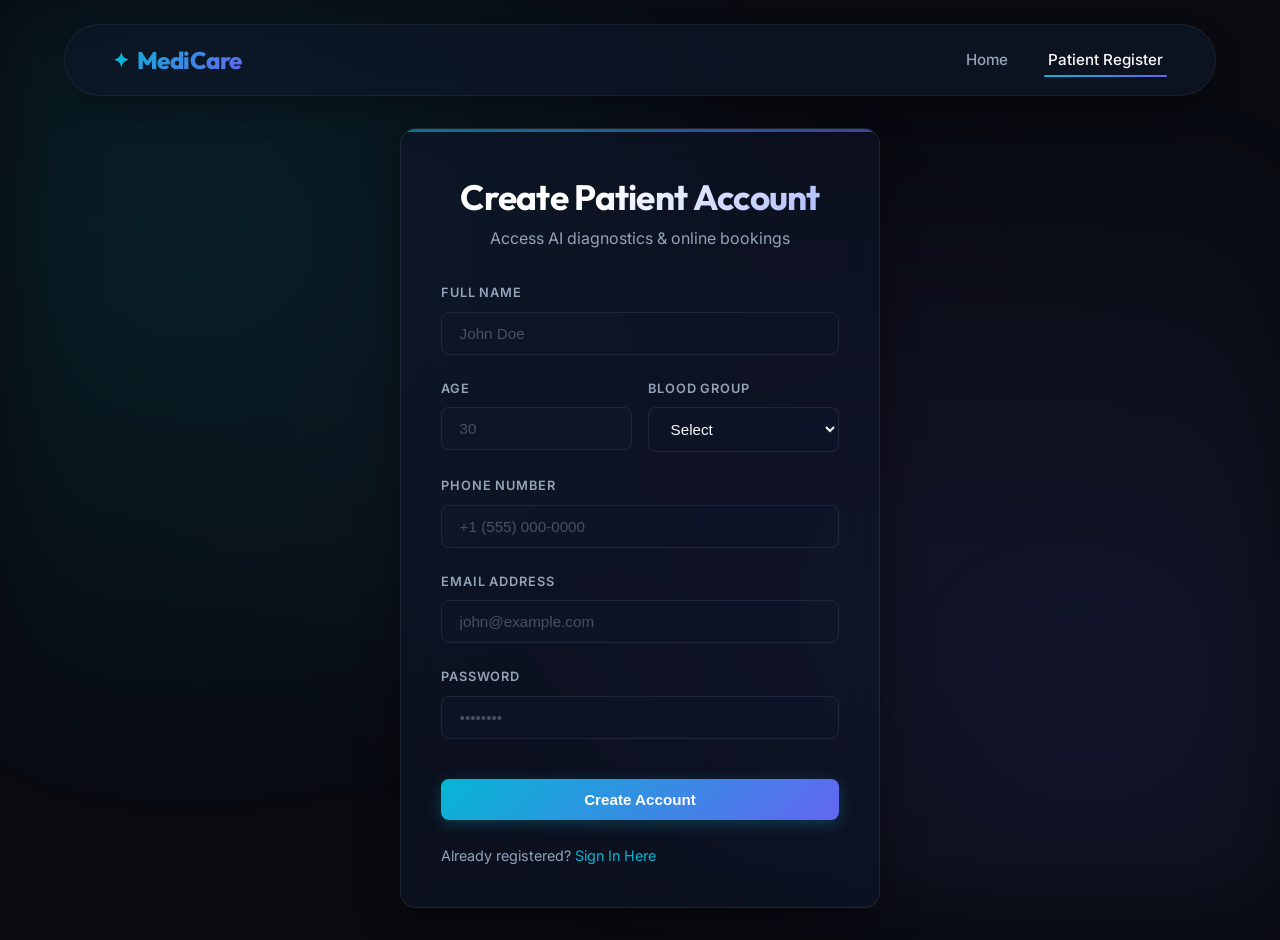
<file: frontend/register.html>
<!DOCTYPE html>
<html lang="en">
<head>
    <meta charset="UTF-8">
    <meta name="viewport" content="width=device-width, initial-scale=1.0">
    <title>Patient Registration — MediCare</title>
    <link rel="stylesheet" href="css/styles.css">
</head>
<body>
    <!-- Navbar -->
    <nav class="navbar">
        <div class="logo">MediCare</div>
        <ul class="nav-links">
            <li><a href="index.html">Home</a></li>
            <li><a href="#" class="active">Patient Register</a></li>
        </ul>
    </nav>

    <!-- Main Content -->
    <div class="auth-wrapper">
        <div class="glass-card auth-card">
            <div class="auth-header">
                <h2>Create Patient Account</h2>
                <p style="color:var(--text-secondary);">Access AI diagnostics & online bookings</p>
            </div>
            
            <form id="register-form">
                <div class="form-group">
                    <label for="reg-name">Full Name</label>
                    <input type="text" id="reg-name" class="form-control" placeholder="John Doe" required autocomplete="name">
                </div>
                
                <div style="display:grid; grid-template-columns: 1fr 1fr; gap:1rem;">
                    <div class="form-group">
                        <label for="reg-age">Age</label>
                        <input type="number" id="reg-age" class="form-control" placeholder="30" min="0" max="120" required>
                    </div>
                    <div class="form-group">
                        <label for="reg-blood">Blood Group</label>
                        <select id="reg-blood" class="form-control">
                            <option value="">Select</option>
                            <option value="A+">A+</option>
                            <option value="A-">A-</option>
                            <option value="B+">B+</option>
                            <option value="B-">B-</option>
                            <option value="O+">O+</option>
                            <option value="O-">O-</option>
                            <option value="AB+">AB+</option>
                            <option value="AB-">AB-</option>
                        </select>
                    </div>
                </div>
                
                <div class="form-group">
                    <label for="reg-phone">Phone Number</label>
                    <input type="tel" id="reg-phone" class="form-control" placeholder="+1 (555) 000-0000" required autocomplete="tel">
                </div>
                
                <div class="form-group">
                    <label for="reg-email">Email Address</label>
                    <input type="email" id="reg-email" class="form-control" placeholder="john@example.com" required autocomplete="email">
                </div>
                
                <div class="form-group">
                    <label for="reg-password">Password</label>
                    <input type="password" id="reg-password" class="form-control" placeholder="••••••••" required autocomplete="new-password">
                </div>
                
                <button type="submit" class="btn btn-primary" style="width:100%; margin-top:1rem;">Create Account</button>
            </form>
            
            <div class="auth-footer">
                Already registered? <a href="index.html">Sign In Here</a>
            </div>
        </div>
    </div>

    <!-- Scripts -->
    <script src="js/api.js"></script>
    <script src="js/auth.js"></script>
    <script>
        document.getElementById('register-form').addEventListener('submit', async (e) => {
            e.preventDefault();
            const name = document.getElementById('reg-name').value;
            const age = document.getElementById('reg-age').value;
            const blood = document.getElementById('reg-blood').value;
            const phone = document.getElementById('reg-phone').value;
            const email = document.getElementById('reg-email').value;
            const password = document.getElementById('reg-password').value;
            
            await Auth.register(name, age, email, password, phone, blood);
        });
    </script>
</body>
</html>
</file>
<file: frontend/css/styles.css>
/* import fonts */
@import url('https://fonts.googleapis.com/css2?family=Inter:wght@300;400;500;600;700&family=Outfit:wght@400;500;600;700;800&display=swap');

/* Premium Modern Variables */
:root {
    --bg-primary: #0f172a;       /* Slate 900 */
    --bg-secondary: #1e293b;     /* Slate 800 */
    --bg-light: #090b11;         /* Deep space dark */
    --text-primary: #f8fafc;     /* Silver white */
    --text-secondary: #94a3b8;   /* Cool slate gray */
    --text-light: #cbd5e1;       /* Light gray */
    
    --accent: #06b6d4;           /* Vibrant Cyan */
    --accent-hover: #0891b2;
    --accent-light: rgba(6, 182, 212, 0.12);
    
    --danger: #ef4444;           /* Vibrant Red */
    --danger-hover: #dc2626;
    --success: #10b981;          /* Emerald Green */
    --warning: #f59e0b;          /* Warm Amber */
    
    --glass-bg: rgba(15, 23, 42, 0.55);
    --glass-border: rgba(255, 255, 255, 0.08);
    --glass-shadow: rgba(0, 0, 0, 0.35);
    --card-shadow: 0 12px 40px 0 rgba(0, 0, 0, 0.4);
    
    --radius-sm: 8px;
    --radius-md: 16px;
    --radius-lg: 24px;
    
    --transition: all 0.3s cubic-bezier(0.25, 0.8, 0.25, 1);
}

/* Reset and Global Styles */
* {
    margin: 0;
    padding: 0;
    box-sizing: border-box;
}

body {
    font-family: 'Inter', sans-serif;
    background-color: var(--bg-light);
    color: var(--text-primary);
    line-height: 1.6;
    min-height: 100vh;
    overflow-x: hidden;
    position: relative;
    transition: var(--transition);
}

/* Moving Mesh Glow Background */
body::before {
    content: "";
    position: fixed;
    top: 0;
    left: 0;
    right: 0;
    bottom: 0;
    z-index: -2;
    background: 
        radial-gradient(circle at 15% 25%, rgba(6, 182, 212, 0.12) 0%, transparent 45%),
        radial-gradient(circle at 85% 75%, rgba(99, 102, 241, 0.12) 0%, transparent 45%),
        radial-gradient(circle at 50% 50%, rgba(168, 85, 247, 0.04) 0%, transparent 55%);
    filter: blur(40px);
    pointer-events: none;
}

h1, h2, h3, h4, h5, h6 {
    font-family: 'Outfit', sans-serif;
    font-weight: 700;
    letter-spacing: -0.02em;
}

a {
    color: var(--accent);
    text-decoration: none;
    transition: var(--transition);
}

a:hover {
    color: #22d3ee;
}

/* Scrollbar Enhancement */
::-webkit-scrollbar {
    width: 8px;
    height: 8px;
}
::-webkit-scrollbar-track {
    background: rgba(15, 23, 42, 0.4);
}
::-webkit-scrollbar-thumb {
    background: rgba(255, 255, 255, 0.08);
    border-radius: 99px;
}
::-webkit-scrollbar-thumb:hover {
    background: rgba(255, 255, 255, 0.15);
}

/* Global Overrides for Inline Colors to fit Dark Mode */
[style*="color:var(--bg-primary)"],
[style*="color: var(--bg-primary)"] {
    color: var(--text-primary) !important;
}

[style*="color:var(--text-secondary)"],
[style*="color: var(--text-secondary)"] {
    color: var(--text-secondary) !important;
}

/* Buttons */
.btn {
    display: inline-flex;
    align-items: center;
    justify-content: center;
    padding: 0.75rem 1.6rem;
    font-size: 0.95rem;
    font-weight: 600;
    border-radius: var(--radius-sm);
    border: none;
    cursor: pointer;
    transition: var(--transition);
    gap: 0.5rem;
    position: relative;
    z-index: 1;
    overflow: hidden;
}

.btn-primary {
    background: linear-gradient(135deg, #06b6d4 0%, #6366f1 100%);
    color: white;
    box-shadow: 0 4px 15px rgba(6, 182, 212, 0.25);
}

.btn-primary::before {
    content: "";
    position: absolute;
    top: 0;
    left: 0;
    width: 100%;
    height: 100%;
    background: linear-gradient(135deg, #0891b2 0%, #4f46e5 100%);
    z-index: -1;
    opacity: 0;
    transition: var(--transition);
}

.btn-primary:hover {
    transform: translateY(-2px);
    box-shadow: 0 8px 25px rgba(6, 182, 212, 0.45);
}

.btn-primary:hover::before {
    opacity: 1;
}

.btn-secondary {
    background-color: rgba(255, 255, 255, 0.04);
    color: var(--text-light);
    border: 1px solid rgba(255, 255, 255, 0.08);
}

.btn-secondary:hover {
    background-color: rgba(255, 255, 255, 0.08);
    color: white;
    border-color: rgba(255, 255, 255, 0.15);
    transform: translateY(-2px);
}

.btn-danger {
    background: linear-gradient(135deg, #ef4444 0%, #f43f5e 100%);
    color: white;
    box-shadow: 0 4px 15px rgba(239, 68, 68, 0.25);
}

.btn-danger:hover {
    background: linear-gradient(135deg, #dc2626 0%, #e11d48 100%);
    transform: translateY(-2px);
    box-shadow: 0 8px 25px rgba(239, 68, 68, 0.4);
}

/* Inputs and Forms */
.form-group {
    margin-bottom: 1.5rem;
    text-align: left;
}

.form-group label {
    display: block;
    font-size: 0.8rem;
    font-weight: 600;
    margin-bottom: 0.5rem;
    color: var(--text-secondary);
    text-transform: uppercase;
    letter-spacing: 0.07em;
}

.form-control {
    width: 100%;
    padding: 0.75rem 1.1rem;
    font-size: 0.95rem;
    border-radius: var(--radius-sm);
    border: 1px solid rgba(255, 255, 255, 0.08);
    background-color: rgba(15, 23, 42, 0.5);
    color: var(--text-primary);
    outline: none;
    transition: var(--transition);
}

.form-control:focus {
    border-color: var(--accent);
    background-color: rgba(15, 23, 42, 0.8);
    box-shadow: 0 0 0 3px rgba(6, 182, 212, 0.15);
}

.form-control::placeholder {
    color: rgba(255, 255, 255, 0.25);
}

select.form-control option {
    background-color: #0f172a;
    color: var(--text-primary);
}

/* Glassmorphism Card Style */
.glass-card {
    background: var(--glass-bg);
    backdrop-filter: blur(16px);
    -webkit-backdrop-filter: blur(16px);
    border: 1px solid var(--glass-border);
    border-radius: var(--radius-md);
    padding: 2.5rem;
    box-shadow: var(--card-shadow);
    transition: var(--transition);
    position: relative;
    overflow: hidden;
}

.glass-card::before {
    content: "";
    position: absolute;
    top: 0;
    left: 0;
    right: 0;
    height: 3px;
    background: linear-gradient(90deg, #06b6d4, #6366f1);
    opacity: 0.6;
}

.glass-card:hover {
    transform: translateY(-4px);
    border-color: rgba(255, 255, 255, 0.15);
    box-shadow: 0 20px 50px -10px rgba(0, 0, 0, 0.5), 0 0 30px -5px rgba(6, 182, 212, 0.15);
}

/* Navigation Layout */
.navbar {
    display: flex;
    justify-content: space-between;
    align-items: center;
    padding: 1rem 3rem;
    margin: 1.5rem 5% 0 5%;
    background: rgba(15, 23, 42, 0.65);
    backdrop-filter: blur(20px);
    -webkit-backdrop-filter: blur(20px);
    border: 1px solid rgba(255, 255, 255, 0.06);
    border-radius: 999px;
    position: sticky;
    top: 1.5rem;
    z-index: 1000;
    box-shadow: 0 15px 35px -10px rgba(0, 0, 0, 0.4);
}

.navbar .logo {
    font-family: 'Outfit', sans-serif;
    font-size: 1.5rem;
    font-weight: 800;
    letter-spacing: -0.5px;
    background: linear-gradient(135deg, #06b6d4 0%, #6366f1 100%);
    -webkit-background-clip: text;
    -webkit-text-fill-color: transparent;
    display: flex;
    align-items: center;
    gap: 0.5rem;
}

.navbar .logo::before {
    content: "✦";
    color: var(--accent);
    -webkit-text-fill-color: var(--accent);
    font-size: 1.2rem;
}

.navbar .nav-links {
    display: flex;
    list-style: none;
    gap: 2rem;
    align-items: center;
}

.navbar .nav-links a {
    color: var(--text-secondary);
    font-weight: 500;
    font-size: 0.95rem;
    position: relative;
    padding: 0.5rem 0.25rem;
}

.navbar .nav-links a::after {
    content: '';
    position: absolute;
    bottom: 0;
    left: 0;
    width: 0;
    height: 2px;
    background: linear-gradient(90deg, #06b6d4 0%, #6366f1 100%);
    transition: var(--transition);
    border-radius: 2px;
}

.navbar .nav-links a:hover::after,
.navbar .nav-links a.active::after {
    width: 100%;
}

.navbar .nav-links a:hover,
.navbar .nav-links a.active {
    color: var(--text-primary);
}

/* Layout Main Container */
.container {
    max-width: 1200px;
    margin: 3.5rem auto;
    padding: 0 1.5rem;
    text-align: center;
}

/* Auth Pages Design */
.auth-wrapper {
    display: flex;
    justify-content: center;
    align-items: center;
    min-height: 80vh;
    padding: 2rem 1.5rem;
}

.auth-card {
    max-width: 480px;
    width: 100%;
}

.auth-header {
    margin-bottom: 2rem;
    text-align: center;
}

.auth-header h2 {
    font-size: 2.2rem;
    background: linear-gradient(135deg, #ffffff 40%, #a5b4fc 100%);
    -webkit-background-clip: text;
    -webkit-text-fill-color: transparent;
}

.auth-footer {
    margin-top: 1.5rem;
    font-size: 0.9rem;
    color: var(--text-secondary);
}

/* Login Switch Pill styling */
.auth-card div[style*="display:flex"][style*="justify-content:space-between"] {
    background-color: rgba(15, 23, 42, 0.6) !important;
    border: 1px solid rgba(255, 255, 255, 0.08) !important;
    padding: 0.35rem !important;
    border-radius: var(--radius-sm) !important;
}

/* Hero Section */
.hero-section {
    display: grid;
    grid-template-columns: 1.25fr 0.75fr;
    gap: 5rem;
    align-items: center;
    min-height: 70vh;
    text-align: left;
}

@media (max-width: 900px) {
    .hero-section {
        grid-template-columns: 1fr;
        text-align: center;
        gap: 3rem;
    }
}

.hero-text h1 {
    font-size: 4rem;
    line-height: 1.1;
    margin-bottom: 1.5rem;
    background: linear-gradient(135deg, #ffffff 30%, #cbd5e1 100%);
    -webkit-background-clip: text;
    -webkit-text-fill-color: transparent;
}

.hero-text p {
    font-size: 1.15rem;
    color: var(--text-secondary);
    margin-bottom: 2.5rem;
    line-height: 1.7;
}

/* Dashboard Panel */
.dashboard-grid {
    display: grid;
    grid-template-columns: repeat(auto-fit, minmax(280px, 1fr));
    gap: 2rem;
    margin-top: 2.5rem;
}

.stats-card {
    background: rgba(30, 41, 59, 0.3);
    border: 1px solid rgba(255, 255, 255, 0.04);
    border-radius: var(--radius-md);
    padding: 2.25rem;
    text-align: center;
    box-shadow: 0 10px 30px rgba(0, 0, 0, 0.15);
    transition: var(--transition);
}

.stats-card:hover {
    transform: translateY(-4px);
    border-color: rgba(255, 255, 255, 0.08);
    background: rgba(30, 41, 59, 0.4);
    box-shadow: 0 20px 40px rgba(0, 0, 0, 0.3);
}

.stats-card h3 {
    font-size: 0.85rem;
    font-weight: 700;
    color: var(--text-secondary);
    text-transform: uppercase;
    letter-spacing: 0.1em;
    margin-bottom: 0.75rem;
}

.stats-card .counter {
    font-size: 2.75rem;
    font-weight: 800;
    background: linear-gradient(135deg, #00f2fe 0%, #4facfe 100%);
    -webkit-background-clip: text;
    -webkit-text-fill-color: transparent;
    margin-bottom: 0.5rem;
    font-family: 'Outfit', sans-serif;
    animation: counter-pulse 2.5s infinite ease-in-out;
}

@keyframes counter-pulse {
    0% { transform: scale(1); }
    50% { transform: scale(1.04); }
    100% { transform: scale(1); }
}

/* Table Style */
.table-wrapper {
    overflow-x: auto;
    margin: 2rem 0;
    border-radius: var(--radius-md);
    border: 1px solid rgba(255, 255, 255, 0.06);
    box-shadow: var(--card-shadow);
}

.med-table {
    width: 100%;
    border-collapse: collapse;
    background: rgba(15, 23, 42, 0.45);
    text-align: left;
}

.med-table th {
    background-color: rgba(15, 23, 42, 0.8);
    color: white;
    padding: 1.1rem 1.5rem;
    font-weight: 600;
    font-size: 0.9rem;
    letter-spacing: 0.05em;
    text-transform: uppercase;
    border-bottom: 1px solid rgba(255, 255, 255, 0.08);
}

.med-table td {
    padding: 1.1rem 1.5rem;
    border-bottom: 1px solid rgba(255, 255, 255, 0.04);
    color: var(--text-light);
    font-size: 0.95rem;
}

.med-table tbody tr:hover {
    background-color: rgba(6, 182, 212, 0.05);
}

/* Status Badges */
.badge {
    display: inline-block;
    padding: 0.35rem 0.85rem;
    border-radius: 9999px;
    font-size: 0.75rem;
    font-weight: 700;
    text-transform: uppercase;
    letter-spacing: 0.05em;
}

.badge-pending {
    background-color: rgba(245, 158, 11, 0.1);
    color: #f59e0b;
    border: 1px solid rgba(245, 158, 11, 0.25);
}

.badge-confirmed {
    background-color: rgba(16, 185, 129, 0.1);
    color: #10b981;
    border: 1px solid rgba(16, 185, 129, 0.25);
}

.badge-cancelled {
    background-color: rgba(239, 68, 68, 0.1);
    color: #ef4444;
    border: 1px solid rgba(239, 68, 68, 0.25);
}

.badge-completed {
    background-color: rgba(59, 130, 246, 0.1);
    color: #3b82f6;
    border: 1px solid rgba(59, 130, 246, 0.25);
}

/* Symptom Predictor Styling */
.symptoms-container {
    display: flex;
    flex-wrap: wrap;
    gap: 0.75rem;
    margin-top: 1.5rem;
    justify-content: center;
    max-height: 350px;
    overflow-y: auto;
    padding: 1.25rem;
    border: 1px solid rgba(255, 255, 255, 0.05);
    border-radius: var(--radius-md);
    background-color: rgba(15, 23, 42, 0.4);
}

.symptom-chip {
    padding: 0.6rem 1.2rem;
    background-color: rgba(255, 255, 255, 0.03);
    border: 1px solid rgba(255, 255, 255, 0.08);
    border-radius: 9999px;
    font-size: 0.85rem;
    font-weight: 500;
    color: var(--text-light);
    cursor: pointer;
    transition: var(--transition);
    user-select: none;
}

.symptom-chip:hover {
    border-color: var(--accent);
    background-color: rgba(6, 182, 212, 0.1);
    color: white;
}

.symptom-chip.selected {
    background: linear-gradient(135deg, #06b6d4 0%, #6366f1 100%);
    color: white;
    border-color: transparent;
    box-shadow: 0 0 15px rgba(6, 182, 212, 0.35);
}

/* Prediction Result View */
.result-card {
    background: rgba(30, 41, 59, 0.45);
    backdrop-filter: blur(16px);
    -webkit-backdrop-filter: blur(16px);
    border-left: 6px solid var(--accent);
    border-top: 1px solid rgba(255, 255, 255, 0.05);
    border-right: 1px solid rgba(255, 255, 255, 0.05);
    border-bottom: 1px solid rgba(255, 255, 255, 0.05);
    border-radius: var(--radius-md);
    padding: 2.25rem;
    margin-top: 2.5rem;
    text-align: left;
    box-shadow: 0 15px 35px rgba(0, 0, 0, 0.25);
}

.result-header {
    display: flex;
    justify-content: space-between;
    align-items: center;
    border-bottom: 1px solid rgba(255, 255, 255, 0.08);
    padding-bottom: 1.25rem;
    margin-bottom: 1.25rem;
}

.result-header h3 {
    font-size: 1.6rem;
    color: #fff !important;
}

.result-item {
    margin-bottom: 0.75rem;
}

.result-label {
    font-weight: 600;
    color: var(--text-secondary);
}

.precaution-badge {
    display: inline-block;
    padding: 0.4rem 0.8rem;
    background-color: rgba(255, 255, 255, 0.05);
    border: 1px solid rgba(255, 255, 255, 0.08);
    color: var(--text-light);
    border-radius: var(--radius-sm);
    margin-right: 0.5rem;
    margin-top: 0.5rem;
    font-size: 0.85rem;
}

/* Toast System */
#toast-container {
    position: fixed;
    top: 20px;
    right: 20px;
    z-index: 9999;
}

.toast {
    background: rgba(30, 41, 59, 0.9);
    backdrop-filter: blur(12px);
    -webkit-backdrop-filter: blur(12px);
    padding: 1.1rem 1.6rem;
    border-radius: var(--radius-sm);
    box-shadow: 0 15px 30px rgba(0, 0, 0, 0.3);
    margin-bottom: 0.75rem;
    display: flex;
    align-items: center;
    gap: 0.75rem;
    color: var(--text-primary);
    font-weight: 500;
    border-left: 5px solid var(--accent);
    border-top: 1px solid rgba(255, 255, 255, 0.05);
    border-right: 1px solid rgba(255, 255, 255, 0.05);
    border-bottom: 1px solid rgba(255, 255, 255, 0.05);
    transform: translateX(120%);
    transition: transform 0.3s cubic-bezier(0.175, 0.885, 0.32, 1.275);
}

.toast.show {
    transform: translateX(0);
}

.toast-success {
    border-left-color: var(--success);
}

.toast-error {
    border-left-color: var(--danger);
}

.toast-warning {
    border-left-color: var(--warning);
}

/* Calendar Card slots */
.slots-container {
    display: grid;
    grid-template-columns: repeat(auto-fill, minmax(130px, 1fr));
    gap: 1rem;
    margin-top: 1rem;
}

.slot-btn {
    padding: 0.8rem;
    border: 1px solid rgba(255, 255, 255, 0.08);
    border-radius: var(--radius-sm);
    background-color: rgba(255, 255, 255, 0.02);
    color: var(--text-light);
    font-weight: 600;
    cursor: pointer;
    transition: var(--transition);
}

.slot-btn:hover:not(.disabled) {
    border-color: var(--accent);
    background-color: rgba(6, 182, 212, 0.08);
    color: white;
}

.slot-btn.selected {
    background: linear-gradient(135deg, #06b6d4 0%, #6366f1 100%);
    color: white;
    border-color: transparent;
    box-shadow: 0 0 15px rgba(6, 182, 212, 0.3);
}

.slot-btn.disabled {
    opacity: 0.35;
    background-color: rgba(255, 255, 255, 0.01);
    border-color: rgba(255, 255, 255, 0.03);
    color: var(--text-secondary);
    cursor: not-allowed;
}

/* Doctor details box override */
#doctor-details-box {
    background-color: rgba(6, 182, 212, 0.08) !important;
    color: #22d3ee !important;
    border: 1px solid rgba(6, 182, 212, 0.2) !important;
}

/* Modal Window styles */
.modal {
    position: fixed;
    top: 0;
    left: 0;
    width: 100vw;
    height: 100vh;
    background: rgba(0, 0, 0, 0.7);
    display: flex;
    justify-content: center;
    align-items: center;
    z-index: 2000;
    opacity: 0;
    pointer-events: none;
    transition: opacity 0.3s ease;
}

.modal.show {
    opacity: 1;
    pointer-events: auto;
}

.modal-content {
    background: #0f172a;
    border: 1px solid rgba(255, 255, 255, 0.08);
    padding: 2.25rem;
    border-radius: var(--radius-md);
    max-width: 520px;
    width: 90%;
    box-shadow: 0 25px 50px -12px rgba(0, 0, 0, 0.5);
    color: var(--text-primary);
}

.modal-header {
    display: flex;
    justify-content: space-between;
    align-items: center;
    border-bottom: 1px solid rgba(255, 255, 255, 0.08);
    padding-bottom: 1rem;
    margin-bottom: 1.5rem;
}

.modal-header h3 {
    font-size: 1.35rem;
}

.modal-header button {
    color: var(--text-secondary);
    transition: var(--transition);
}

.modal-header button:hover {
    color: white;
}

.modal-footer {
    display: flex;
    justify-content: flex-end;
    gap: 1rem;
    margin-top: 2rem;
}
</file>
